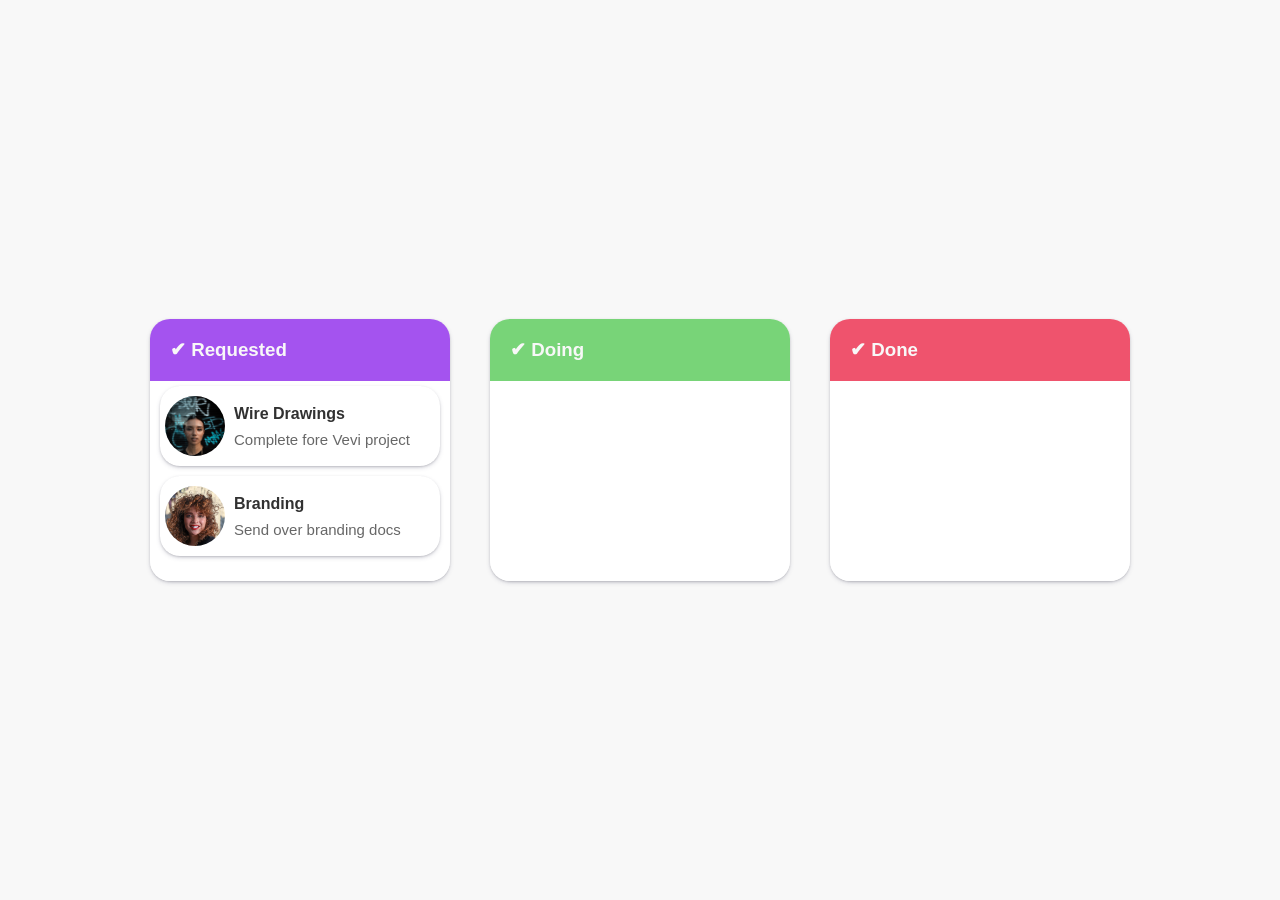
<file: index.html>
<!DOCTYPE html>
<html lang="en">
<head>
    <meta charset="UTF-8">
    <meta name="viewport" content="width=device-width, initial-scale=1.0">
    <title>JS CSS HTML Drag and Drop Task</title>
    <link rel="stylesheet" href="css/styles.css">
</head>
<body>
    
    <div class="column">
        <div class="task-title" id="title-1">
            <h3>✔ Requested</h3>
        </div>
        <div class="task-container" id="container-1">
            <div class="task" draggable="true">
                <div class="image-container">
                    <img src="images/amy.jpg" alt="Amy">
                </div>
                <div class="text-container">
                    <h4>Wire Drawings</h4>
                    <p>Complete fore Vevi project</p>
                </div>
            </div>
            <div class="task" draggable="true">
                <div class="image-container">
                    <img src="images/louise.jpg" alt="Louise">
                </div>
                <div class="text-container">
                    <h4>Branding</h4>
                    <p>Send over branding docs</p>
                </div>
            </div>
        </div>
    </div>

    <div class="column">
        <div class="task-title" id="title-2">
            <h3>✔ Doing</h3>
        </div>
        <div class="task-container" id="container-2"></div>
    </div>

    <div class="column">
        <div class="task-title" id="title-3">
            <h3>✔ Done</h3>
        </div>
        <div class="task-container" id="container-3"></div>
    </div>

    <script src="js/app.js"></script>
</body>
</html>
</file>
<file: css/styles.css>
body {
    margin: 0;
    padding: 0;
    display: flex;
    justify-content: center;
    align-items: center; 
    height: 100vh;
    background-color: rgb(248, 248, 248);
    font-family: 'Trebuchet MS', 'Arial', sans-serif;
}

.column {
    width: 300px;
    box-shadow: 
        rgba(50, 50, 93, 0.25) 0 2px 5px -1px, 
        rgba(0,0,0,0.3) 0 1px 3px -1px;
    border-radius: 20px;
    overflow: hidden;
    margin: 20px;
}

.task-title {
    width: 300px;
}

.task-title h3 {
    margin: 0;
    padding: 20px;
    color: rgb(248, 248, 248);
}

#title-1 {
    background-color: rgb(164, 83, 239);
}

#title-2 {
    background-color: rgb(120, 212, 120);
}

#title-3 {
    background-color: rgb(239, 83, 109);
}

.task-container {
    width: 300px;
    height: 200px;
    background-color: rgb(255, 255, 255);
    display: flex; 
    align-items: center; 
    flex-direction: column;
}

.task {
    width: 280px;
    height: 80px;
    border-radius: 20px;
    box-shadow: 
        rgba(50, 50, 93, 0.25) 0 2px 5px -1px, 
        rgba(0,0,0,0.3) 0 1px 3px -1px;
    margin: 5px 0;
    display: flex;
    align-items: center;
}

.task h4 {
    margin: 0;
    color: rgb(49, 49, 49);
    padding: 4px;
}

.task p {
    margin: 0;
    font-size: 15px;
    color: rgb(103, 103, 103);
    padding: 4px;
}

.image-container {
    width: 60px;
    height: 60px;
    border-radius: 30px;
    overflow: hidden;
    margin: 5px;
}

.image-container img {
    width: 100%;
}
</file>
<file: js-css-html-drag-and-drop/css/styles.css>
body {
    margin: 0;
    padding: 0;
    display: flex;
    justify-content: center;
    align-items: center; 
    height: 100vh;
    background-color: rgb(248, 248, 248);
    font-family: 'Trebuchet MS', 'Arial', sans-serif;
}

.column {
    width: 300px;
    box-shadow: 
        rgba(50, 50, 93, 0.25) 0 2px 5px -1px, 
        rgba(0,0,0,0.3) 0 1px 3px -1px;
    border-radius: 20px;
    overflow: hidden;
    margin: 20px;
}

.task-title {
    width: 300px;
}

.task-title h3 {
    margin: 0;
    padding: 20px;
    color: rgb(248, 248, 248);
}

#title-1 {
    background-color: rgb(164, 83, 239);
}

#title-2 {
    background-color: rgb(120, 212, 120);
}

#title-3 {
    background-color: rgb(239, 83, 109);
}

.task-container {
    width: 300px;
    height: 200px;
    background-color: rgb(255, 255, 255);
    display: flex; 
    align-items: center; 
    flex-direction: column;
}

.task {
    width: 280px;
    height: 80px;
    border-radius: 20px;
    box-shadow: 
        rgba(50, 50, 93, 0.25) 0 2px 5px -1px, 
        rgba(0,0,0,0.3) 0 1px 3px -1px;
    margin: 5px 0;
    display: flex;
    align-items: center;
}

.task h4 {
    margin: 0;
    color: rgb(49, 49, 49);
    padding: 4px;
}

.task p {
    margin: 0;
    font-size: 15px;
    color: rgb(103, 103, 103);
    padding: 4px;
}

.image-container {
    width: 60px;
    height: 60px;
    border-radius: 30px;
    overflow: hidden;
    margin: 5px;
}

.image-container img {
    width: 100%;
}
</file>
